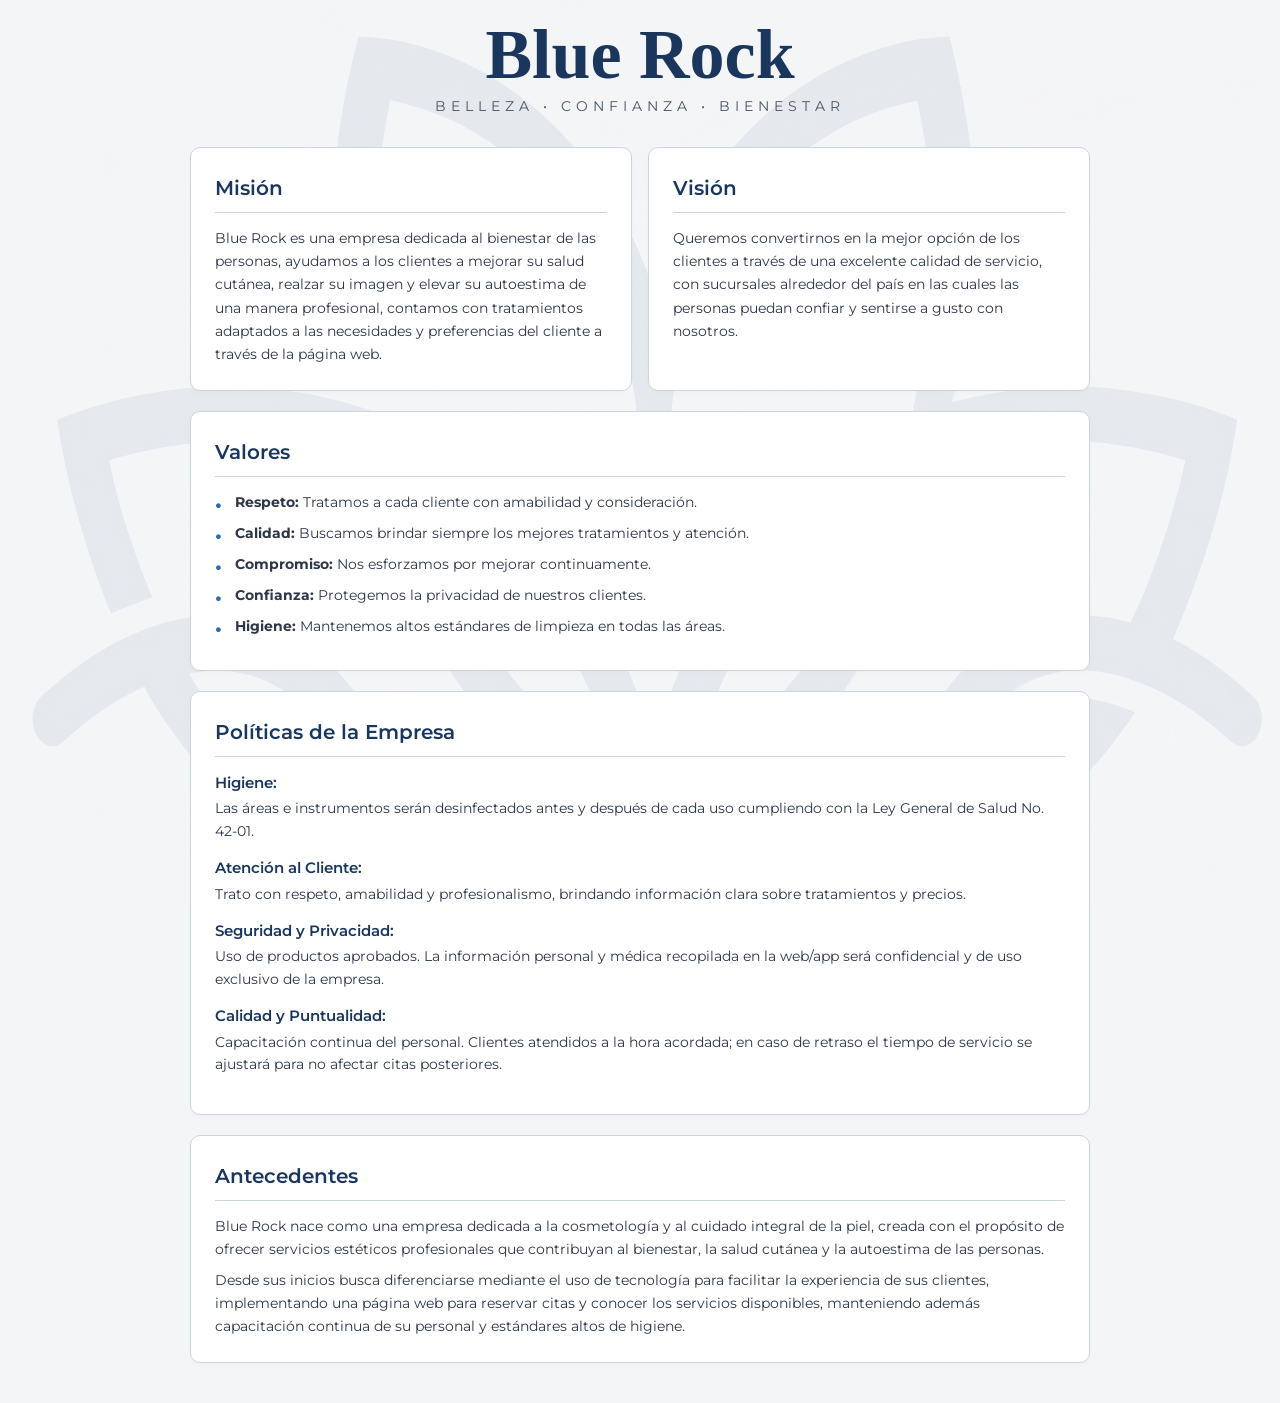
<file: informacion.html>
<!DOCTYPE html>
<html lang="es">
<head>
    <meta charset="UTF-8">
    <meta name="viewport" content="width=device-width, initial-scale=1.0">
    <title>Blue Rock - Información Corporativa</title>
    <link rel="preconnect" href="https://fonts.googleapis.com">
    <link rel="preconnect" href="https://fonts.gstatic.com" crossorigin>
    <link href="https://fonts.googleapis.com/css2?family=Montserrat:wght@300;400;500;600&display=swap" rel="stylesheet">
    <link rel="stylesheet" href="css/informacion.css">
</head>
<body>
<img src="css/img/titulo.png" width="100%" height="100%" style="position: fixed; top: 0; left: 0; z-index: -1; opacity: 0.2;">
    <div class="container">
        
        <!-- LOGO Y BRANDING BLUE ROCK -->
        <div class="logo">
            <a href="index.html">  
            <h1 class="titulo-logo">Blue Rock</h1>
            </a>
            <p>BELLEZA • CONFIANZA • BIENESTAR</p>
        </div>

        <!-- MISIÓN Y VISIÓN -->
        <div class="grid-2" style="margin-bottom: 20px;">
            <div class="card" style="margin-bottom: 0;">
                <h3 class="section-title">Misión</h3>
                <p style="font-size: 0.9rem;">Blue Rock es una empresa dedicada al bienestar de las personas, ayudamos a los clientes a mejorar su salud cutánea, realzar su imagen y elevar su autoestima de una manera profesional, contamos con tratamientos adaptados a las necesidades y preferencias del cliente a través de la página web.</p>
            </div>
            <div class="card" style="margin-bottom: 0;">
                <h3 class="section-title">Visión</h3>
                <p style="font-size: 0.9rem;">Queremos convertirnos en la mejor opción de los clientes a través de una excelente calidad de servicio, con sucursales alrededor del país en las cuales las personas puedan confiar y sentirse a gusto con nosotros.</p>
            </div>
        </div>

                <!-- VALORES -->
        <div class="card">
            <h3 class="section-title">Valores</h3>
            <ul>
                <li><strong>Respeto:</strong> Tratamos a cada cliente con amabilidad y consideración.</li>
                <li><strong>Calidad:</strong> Buscamos brindar siempre los mejores tratamientos y atención.</li>
                <li><strong>Compromiso:</strong> Nos esforzamos por mejorar continuamente.</li>
                <li><strong>Confianza:</strong> Protegemos la privacidad de nuestros clientes.</li>
                <li><strong>Higiene:</strong> Mantenemos altos estándares de limpieza en todas las áreas.</li>
            </ul>
        </div>

                <!-- POLÍTICAS -->
        <div class="card">
            <h3 class="section-title">Políticas de la Empresa</h3>
            <div class="policy-item">
                <strong>Higiene:</strong>
                <p>Las áreas e instrumentos serán desinfectados antes y después de cada uso cumpliendo con la Ley General de Salud No. 42-01.</p>
            </div>
            <div class="policy-item">
                <strong>Atención al Cliente:</strong>
                <p>Trato con respeto, amabilidad y profesionalismo, brindando información clara sobre tratamientos y precios.</p>
            </div>
            <div class="policy-item">
                <strong>Seguridad y Privacidad:</strong>
                <p>Uso de productos aprobados. La información personal y médica recopilada en la web/app será confidencial y de uso exclusivo de la empresa.</p>
            </div>
            <div class="policy-item">
                <strong>Calidad y Puntualidad:</strong>
                <p>Capacitación continua del personal. Clientes atendidos a la hora acordada; en caso de retraso el tiempo de servicio se ajustará para no afectar citas posteriores.</p>
            </div>
        </div>

        <!-- ANTECEDENTES -->
        <div class="card">
            <h3 class="section-title">Antecedentes</h3>
            <p style="font-size: 0.9rem; margin-bottom: 8px;">Blue Rock nace como una empresa dedicada a la cosmetología y al cuidado integral de la piel, creada con el propósito de ofrecer servicios estéticos profesionales que contribuyan al bienestar, la salud cutánea y la autoestima de las personas.</p>
            <p style="font-size: 0.9rem;">Desde sus inicios busca diferenciarse mediante el uso de tecnología para facilitar la experiencia de sus clientes, implementando una página web para reservar citas y conocer los servicios disponibles, manteniendo además capacitación continua de su personal y estándares altos de higiene.</p>
        </div>

</body>
</html>
</file>
<file: css/informacion.css>
@import url('https://fonts.googleapis.com/css2?family=Cinzel:wght@400;500;600&family=Montserrat:wght@300;400;500;600&display=swap');

:root {
    --bg-body: #F4F5F7;
    --card-bg: #FFFFFF;
    --text-color: #2D3748;
    --header-text: #1A365D;
    --header-bg: #E2E8F0;
    --accent-color: #2B6CB0;
    --border-color: #CBD5E0;
}
 
* {
    box-sizing: border-box;
    margin: 0;
    padding: 0;
}

body {
    font-family: 'Montserrat', sans-serif;
    background-color: var(--bg-body);
    color: var(--text-color);
    line-height: 1.6;
    padding: 20px;
}

.container {
    max-width: 900px;
    margin: 0 auto;
}

/* Logo Centrado */
.logo {
    text-align: center;
}

.logo a,
.logo a:hover,
.logo a:active {
    color: var(--header-text);
    border-bottom: none;
    text-decoration: none;
}

.titulo-logo {
    font-family: 'Cormorant Garamond', serif;
    font-size: 70px;
    color: var(--header-text);
    border: 0;
    line-height: 1;
}

.logo p {
    letter-spacing: 5px;
    color: #4A5568;
    font-size: 14px;
    margin-top: 5px;
    margin-bottom: 30px;
}

/* ==========================================
   BRANDING / LOGO BLUE ROCK (ESTILO EXACTO)
   ========================================== */
.brand-section {
    text-align: center;
    margin: 30px 0 40px 0;
    display: flex;
    flex-direction: column;
    align-items: center;
    justify-content: center;
}

.brand-section h1 {
    font-family: 'Cinzel', serif;
    color: var(--header-text);
    font-size: 3.5rem;
    font-weight: 500;
    margin-bottom: 6px;
    letter-spacing: 1px;
    line-height: 1.1;
}

.brand-section p {
    font-family: 'Montserrat', sans-serif;
    color: var(--accent-color);
    font-size: 0.82rem;
    font-weight: 400;
    letter-spacing: 5px;
    text-transform: uppercase;
}

/* ==========================================
   TARJETAS Y SECCIONES
   ========================================== */
.card {
    background: var(--card-bg);
    border: 1px solid var(--border-color);
    border-radius: 10px;
    padding: 24px;
    margin-bottom: 20px;
    box-shadow: 0 2px 6px rgba(0, 0, 0, 0.02);
}

.section-title {
    font-family: 'Montserrat', sans-serif;
    color: var(--header-text);
    font-size: 1.25rem;
    font-weight: 600;
    margin-bottom: 14px;
    padding-bottom: 8px;
    border-bottom: 1px solid var(--border-color);
}

.grid-2 {
    display: grid;
    grid-template-columns: repeat(auto-fit, minmax(280px, 1fr));
    gap: 16px;
}

/* LISTAS */
ul {
    list-style: none;
}

ul li {
    position: relative;
    padding-left: 20px;
    margin-bottom: 8px;
    font-size: 0.9rem;
}

ul li::before {
    content: "•";
    color: var(--accent-color);
    font-weight: bold;
    font-size: 1.2rem;
    position: absolute;
    left: 0;
    top: -2px;
}

/* POLÍTICAS */
.policy-item {
    margin-bottom: 14px;
}

.policy-item strong {
    color: var(--header-text);
    display: block;
    font-size: 0.95rem;
    font-weight: 600;
    margin-bottom: 2px;
}

.policy-item p {
    font-size: 0.88rem;
}

/* ORGANIGRAMA */
.org-container {
    display: flex;
    flex-direction: column;
    gap: 12px;
    align-items: center;
    margin-top: 10px;
}

.org-box {
    background-color: var(--header-bg);
    color: var(--header-text);
    border: 1px solid var(--border-color);
    padding: 10px 18px;
    border-radius: 6px;
    font-size: 0.85rem;
    font-weight: 600;
    text-align: center;
}

.org-row {
    display: flex;
    gap: 10px;
    flex-wrap: wrap;
    justify-content: center;
    width: 100%;
}

/* TABLA FODA */
.foda-grid {
    display: grid;
    grid-template-columns: repeat(auto-fit, minmax(220px, 1fr));
    gap: 15px;
}

.foda-box {
    background: var(--header-bg);
    padding: 16px;
    border-radius: 8px;
    border: 1px solid var(--border-color);
}

.foda-box h4 {
    color: var(--header-text);
    margin-bottom: 10px;
    font-size: 0.95rem;
    font-weight: 600;
}

/* RESPONSIVO */
@media (max-width: 600px) {
    body {
        padding: 12px;
    }
    .brand-section h1 {
        font-size: 2.6rem;
    }
    .brand-section p {
        font-size: 0.72rem;
        letter-spacing: 3px;
    }
    .card {
        padding: 16px;
    }
}
</file>
